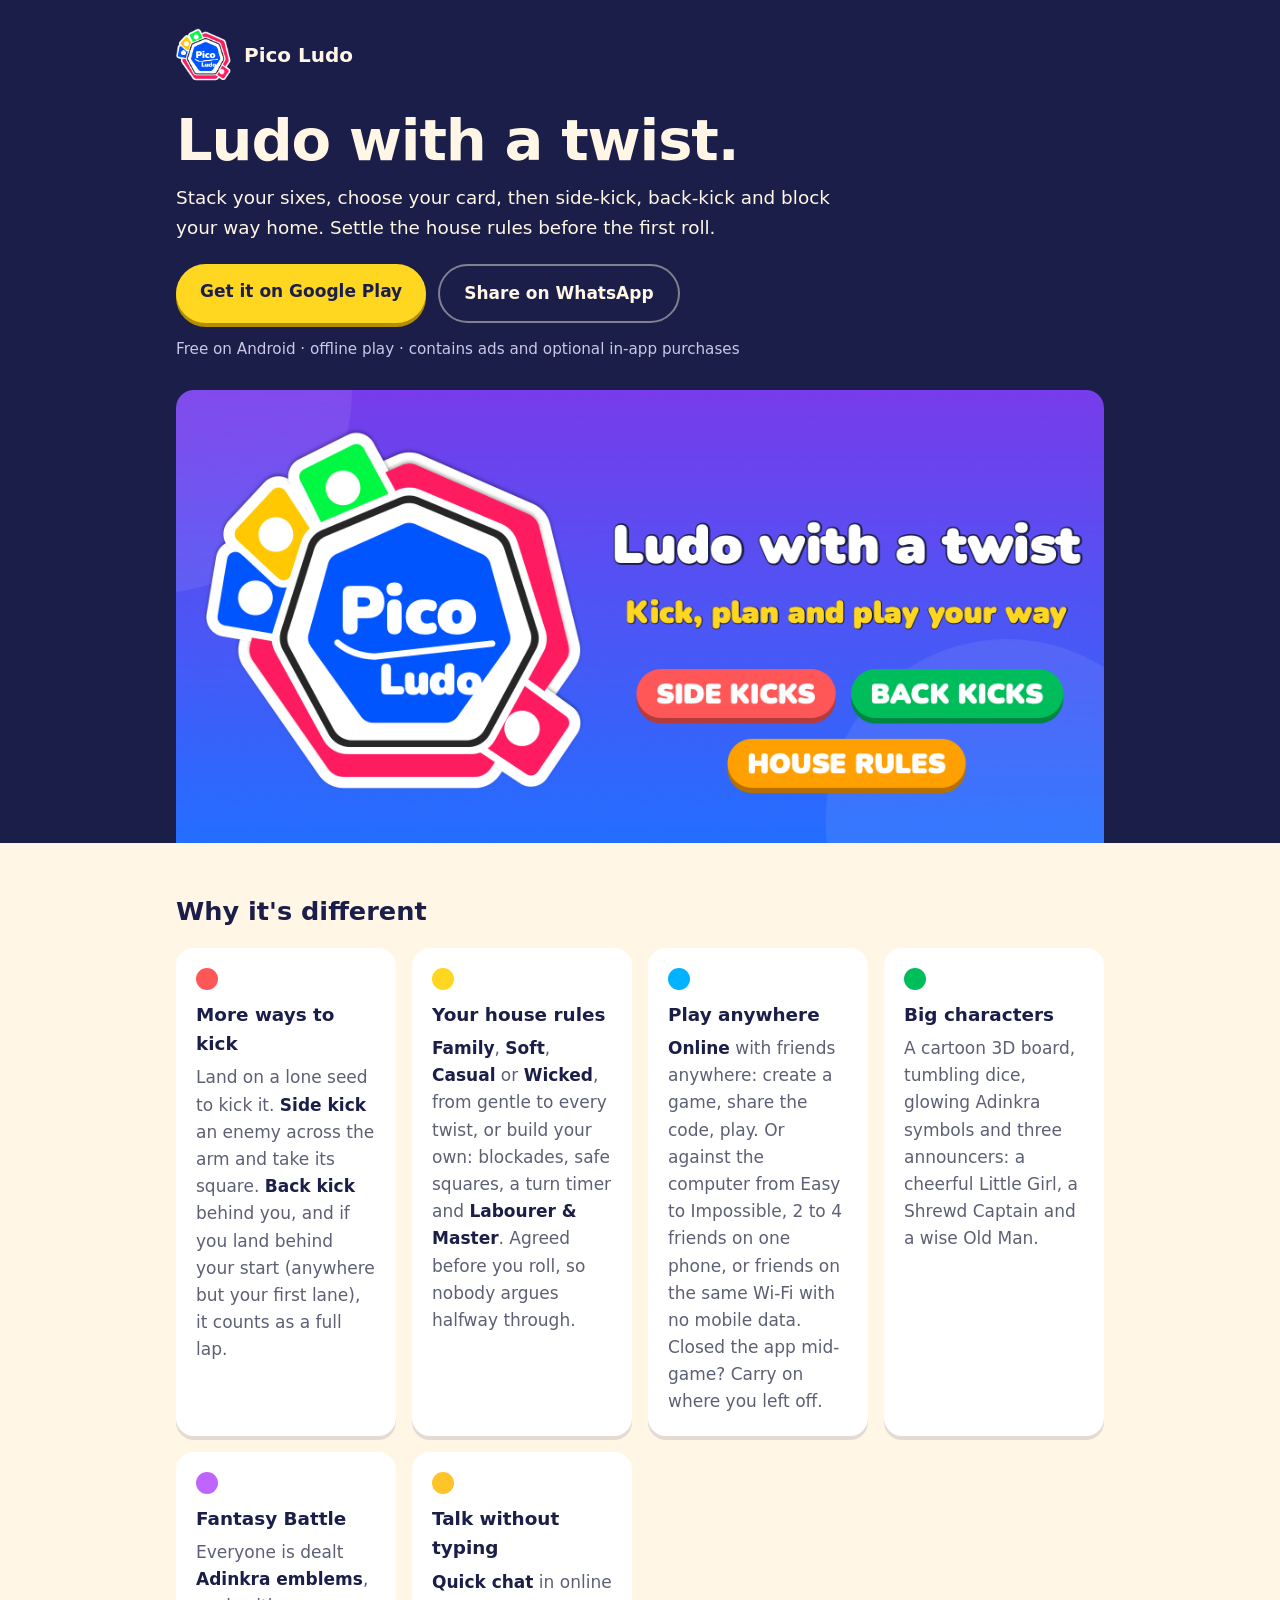
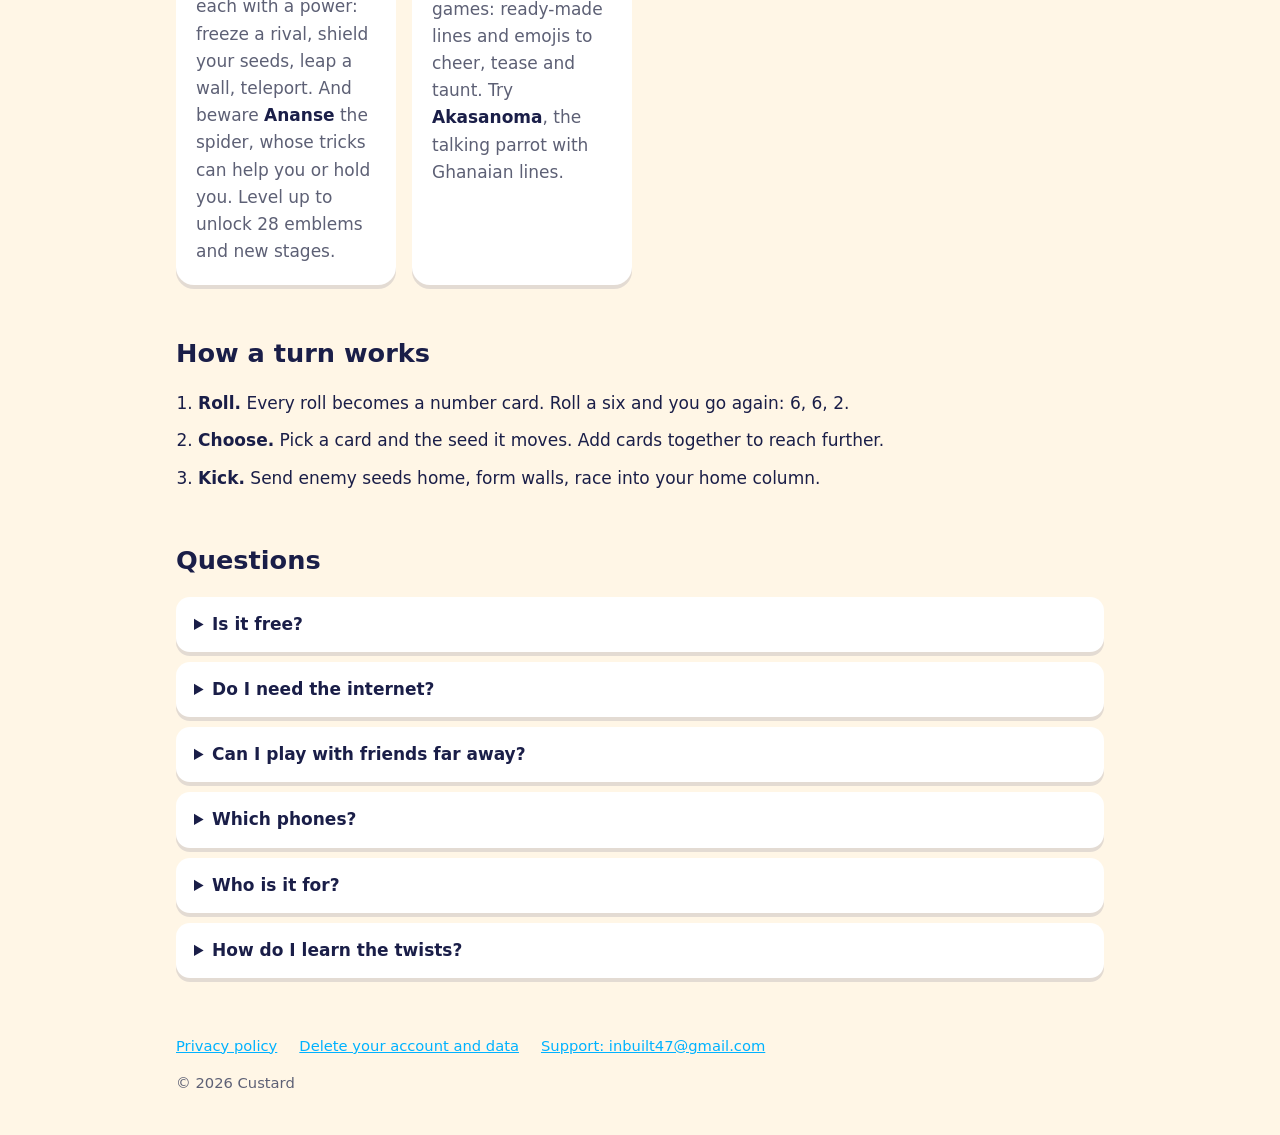
<file: index.html>
<!doctype html>
<!--
  data-phase switches the download buttons:
    "testing" → "Become a tester" (joins the pico-ludo Google Group, which is the closed-test
                tester list in Play Console) is the main button
    "live"    → "Get it on Google Play" is the main button
  Change it to "live" on launch day.
-->
<html lang="en" data-phase="live">
<head>
<meta charset="utf-8">
<meta name="viewport" content="width=device-width, initial-scale=1">
<title>Pico Ludo</title>
<meta name="description" content="Ludo with a twist: stack your sixes, choose your card, side-kick, back-kick and set the house rules. Battle with Adinkra powers. Play online with friends, offline, on one phone or on the same Wi-Fi. Free on Android.">
<meta name="theme-color" content="#1a1e48">
<meta property="og:type" content="website">
<meta property="og:title" content="Pico Ludo: Ludo with a twist">
<meta property="og:description" content="Side kicks, back kicks, house rules and Adinkra powers. Play online with friends, offline, on one phone, or on the same Wi-Fi. Free on Android.">
<meta property="og:image" content="https://proautotype.github.io/picoludo8/feature_graphic.png">
<meta property="og:image:width" content="1024">
<meta property="og:image:height" content="500">
<meta property="og:url" content="https://proautotype.github.io/picoludo8/">
<meta name="twitter:card" content="summary_large_image">
<link rel="icon" href="logo.png">
<link rel="stylesheet" href="landing.css">
</head>
<body>

<header class="hero">
  <div class="wrap">
    <div class="brand"><img src="logo.png" alt="" width="56" height="56"><span>Pico Ludo</span></div>
    <h1>Ludo with a twist.</h1>
    <p class="lede">Stack your sixes, choose your card, then side-kick, back-kick and block your way home. Settle the house rules before the first roll.</p>
    <div class="cta">
      <a class="btn primary when-testing" href="https://groups.google.com/g/pico-ludo">Become a tester</a>
      <a class="btn primary when-live" href="https://play.google.com/store/apps/details?id=com.custard.piludo&amp;referrer=utm_source%3Dlanding%26utm_campaign%3Dlaunch">Get it on Google Play</a>
      <a class="btn ghost" href="https://wa.me/?text=Try%20Pico%20Ludo%3A%20Ludo%20with%20side%20kicks%2C%20back%20kicks%20and%20house%20rules%20%F0%9F%8E%B2%20https%3A%2F%2Fproautotype.github.io%2Fpicoludo8%2F">Share on WhatsApp</a>
    </div>
    <p class="note when-testing">Coming soon to Google Play. Testers get it first: tap “Become a tester”, sign in with the Google account on your Android phone and press “Join group”. We'll send you the download link as soon as testing opens.</p>
    <p class="note when-live">Free on Android · offline play · contains ads and optional in-app purchases</p>
    <img class="banner" src="feature_graphic.png" alt="Pico Ludo board with dice and seeds" width="1024" height="500">
  </div>
</header>

<main class="wrap">
  <section aria-labelledby="twists">
    <h2 id="twists">Why it's different</h2>
    <div class="grid">
      <article class="card">
        <span class="dot red" aria-hidden="true"></span>
        <h3>More ways to kick</h3>
        <p>Land on a lone seed to kick it. <b>Side kick</b> an enemy across the arm and take its square. <b>Back kick</b> behind you, and if you land behind your start (anywhere but your first lane), it counts as a full lap.</p>
      </article>
      <article class="card">
        <span class="dot yellow" aria-hidden="true"></span>
        <h3>Your house rules</h3>
        <p><b>Family</b>, <b>Soft</b>, <b>Casual</b> or <b>Wicked</b>, from gentle to every twist, or build your own: blockades, safe squares, a turn timer and <b>Labourer &amp; Master</b>. Agreed before you roll, so nobody argues halfway through.</p>
      </article>
      <article class="card">
        <span class="dot blue" aria-hidden="true"></span>
        <h3>Play anywhere</h3>
        <p><b>Online</b> with friends anywhere: create a game, share the code, play. Or against the computer from Easy to Impossible, 2 to 4 friends on one phone, or friends on the same Wi-Fi with no mobile data. Closed the app mid-game? Carry on where you left off.</p>
      </article>
      <article class="card">
        <span class="dot green" aria-hidden="true"></span>
        <h3>Big characters</h3>
        <p>A cartoon 3D board, tumbling dice, glowing Adinkra symbols and three announcers: a cheerful Little Girl, a Shrewd Captain and a wise Old Man.</p>
      </article>
      <article class="card">
        <span class="dot purple" aria-hidden="true"></span>
        <h3>Fantasy Battle</h3>
        <p>Everyone is dealt <b>Adinkra emblems</b>, each with a power: freeze a rival, shield your seeds, leap a wall, teleport. And beware <b>Ananse</b> the spider, whose tricks can help you or hold you. Level up to unlock 28 emblems and new stages.</p>
      </article>
      <article class="card">
        <span class="dot gold" aria-hidden="true"></span>
        <h3>Talk without typing</h3>
        <p><b>Quick chat</b> in online games: ready-made lines and emojis to cheer, tease and taunt. Try <b>Akasanoma</b>, the talking parrot with Ghanaian lines.</p>
      </article>
    </div>
  </section>

  <section aria-labelledby="turn">
    <h2 id="turn">How a turn works</h2>
    <ol class="steps">
      <li><b>Roll.</b> Every roll becomes a number card. Roll a six and you go again: 6, 6, 2.</li>
      <li><b>Choose.</b> Pick a card and the seed it moves. Add cards together to reach further.</li>
      <li><b>Kick.</b> Send enemy seeds home, form walls, race into your home column.</li>
    </ol>
  </section>

  <section aria-labelledby="faq">
    <h2 id="faq">Questions</h2>
    <details><summary>Is it free?</summary><p>Yes. Pico Ludo is free to play and shows ads. Optional in-app purchases include coins, hints, Adinkra emblems, Fantasy Battle stages, chat packs, dice, board and seed styles, announcer voices and Remove Ads. Online games and Fantasy Battle cost coins to enter, and you earn coins by playing.</p></details>
    <details><summary>Do I need the internet?</summary><p>No. You can play the computer or friends on one phone completely offline. Wi-Fi play connects phones on the same network and doesn't use mobile data. Online games need an internet connection.</p></details>
    <details><summary>Can I play with friends far away?</summary><p>Yes. Tap Play Online, create a game and share its code (on WhatsApp, for example). Your friends type the code to join, and you play together wherever you are.</p></details>
    <details><summary>Which phones?</summary><p>Android 8.0 or newer. iPhone isn't available yet.</p></details>
    <details><summary>Who is it for?</summary><p>Players aged 13 and over.</p></details>
    <details><summary>How do I learn the twists?</summary><p>Tap “How to play” in the game for a short guided tutorial, and use hints during play: they recommend your best move and explain why.</p></details>
  </section>
</main>

<footer class="wrap foot">
  <nav>
    <a href="privacy.html">Privacy policy</a>
    <a href="delete-account.html">Delete your account and data</a>
    <a href="mailto:inbuilt47@gmail.com">Support: inbuilt47@gmail.com</a>
  </nav>
  <p>© 2026 Custard</p>
</footer>

</body>
</html>
</file>
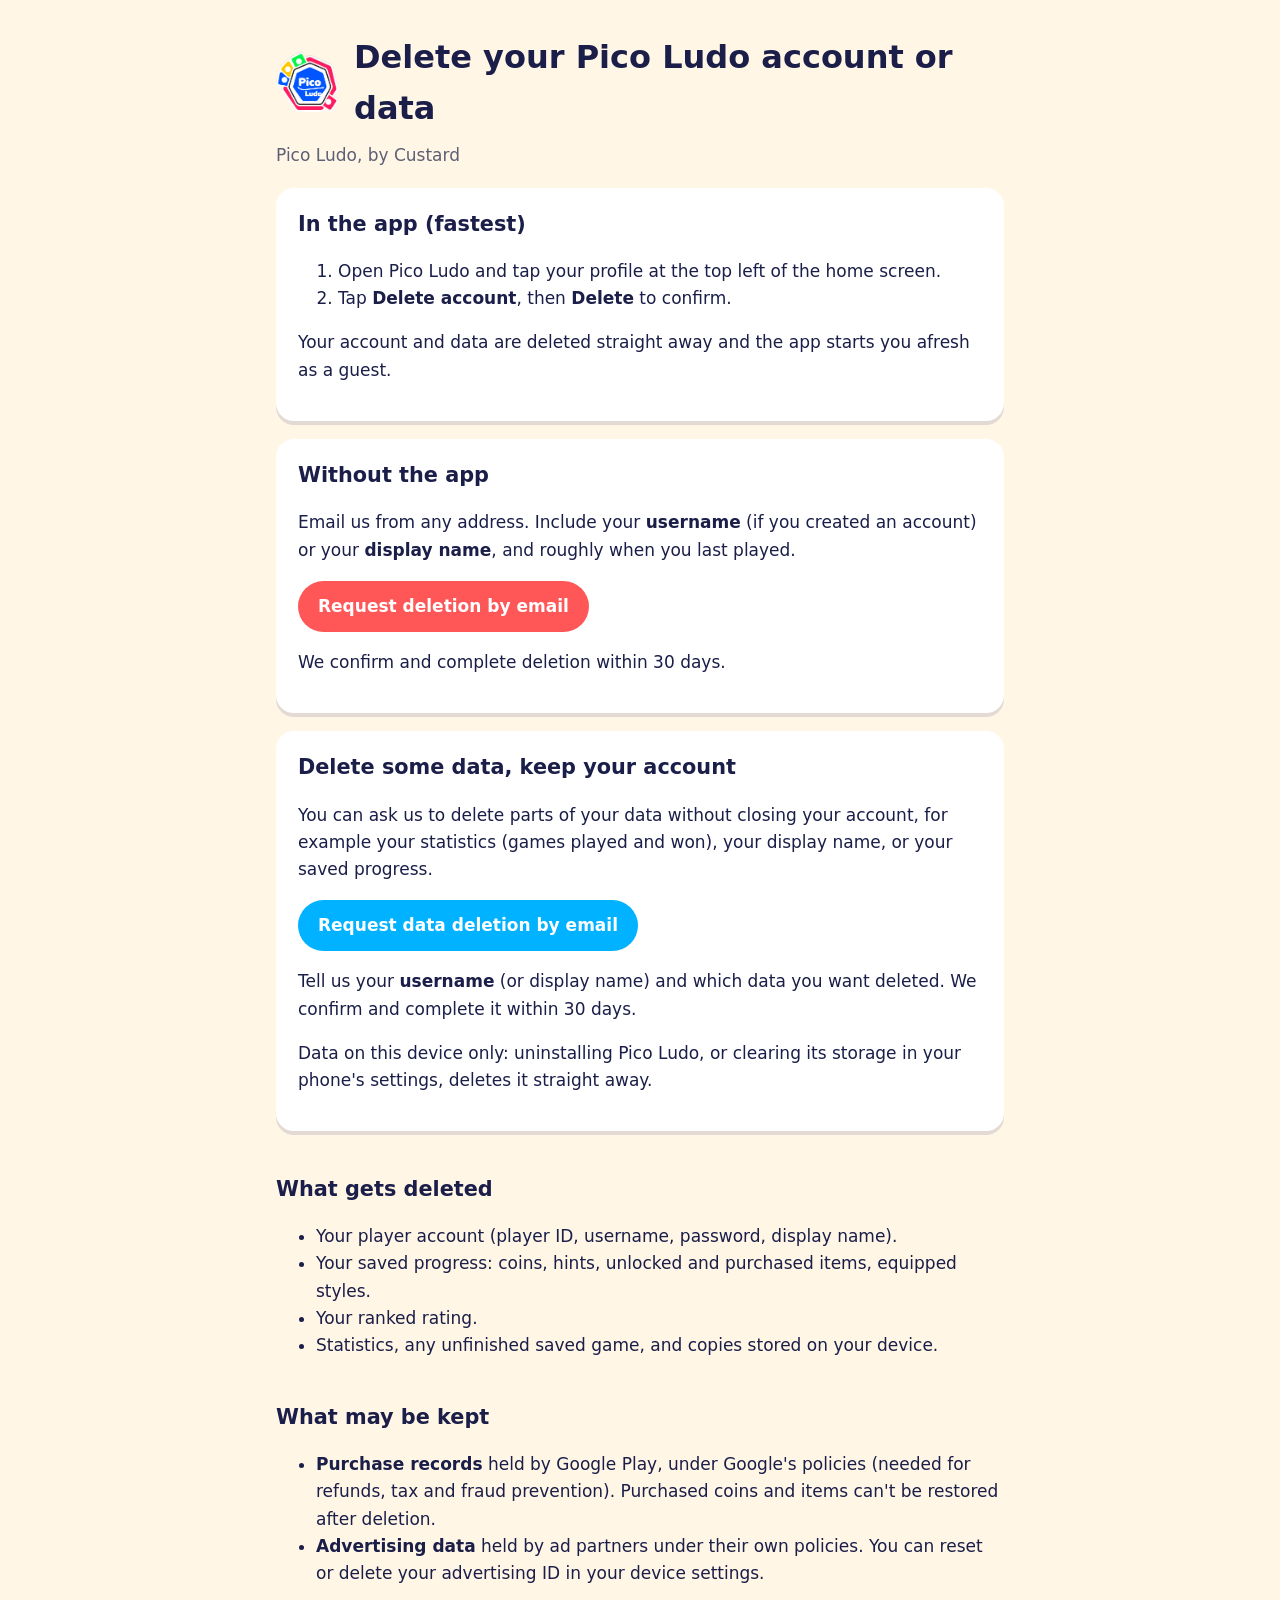
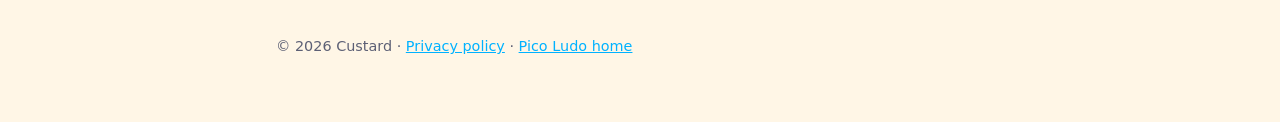
<file: delete-account.html>
<!doctype html>
<html lang="en">
<head>
<meta charset="utf-8">
<meta name="viewport" content="width=device-width, initial-scale=1">
<title>Delete your account or data</title>
<link rel="stylesheet" href="style.css">
</head>
<body>
<main>
  <header><img src="logo.png" alt="Pico Ludo logo"><h1>Delete your Pico Ludo account or data</h1></header>
  <p class="meta">Pico Ludo, by Custard</p>

  <div class="card">
    <h2 style="margin-top:0">In the app (fastest)</h2>
    <ol>
      <li>Open Pico Ludo and tap your profile at the top left of the home screen.</li>
      <li>Tap <b>Delete account</b>, then <b>Delete</b> to confirm.</li>
    </ol>
    <p>Your account and data are deleted straight away and the app starts you afresh as a guest.</p>
  </div>

  <div class="card">
    <h2 style="margin-top:0">Without the app</h2>
    <p>Email us from any address. Include your <b>username</b> (if you created an account) or your <b>display name</b>, and roughly when you last played.</p>
    <p><a class="button danger" href="mailto:inbuilt47@gmail.com?subject=Pico%20Ludo%20account%20deletion%20request">Request deletion by email</a></p>
    <p>We confirm and complete deletion within 30 days.</p>
  </div>

  <div class="card" id="data">
    <h2 style="margin-top:0">Delete some data, keep your account</h2>
    <p>You can ask us to delete parts of your data without closing your account, for example your statistics (games played and won), your display name, or your saved progress.</p>
    <p><a class="button" href="mailto:inbuilt47@gmail.com?subject=Pico%20Ludo%20data%20deletion%20request">Request data deletion by email</a></p>
    <p>Tell us your <b>username</b> (or display name) and which data you want deleted. We confirm and complete it within 30 days.</p>
    <p>Data on this device only: uninstalling Pico Ludo, or clearing its storage in your phone's settings, deletes it straight away.</p>
  </div>

  <h2>What gets deleted</h2>
  <ul>
    <li>Your player account (player ID, username, password, display name).</li>
    <li>Your saved progress: coins, hints, unlocked and purchased items, equipped styles.</li>
    <li>Your ranked rating.</li>
    <li>Statistics, any unfinished saved game, and copies stored on your device.</li>
  </ul>

  <h2>What may be kept</h2>
  <ul>
    <li><b>Purchase records</b> held by Google Play, under Google's policies (needed for refunds, tax and fraud prevention). Purchased coins and items can't be restored after deletion.</li>
    <li><b>Advertising data</b> held by ad partners under their own policies. You can reset or delete your advertising ID in your device settings.</li>
  </ul>

  <footer>© 2026 Custard · <a href="privacy.html">Privacy policy</a> · <a href="index.html">Pico Ludo home</a></footer>
</main>
</body>
</html>
</file>
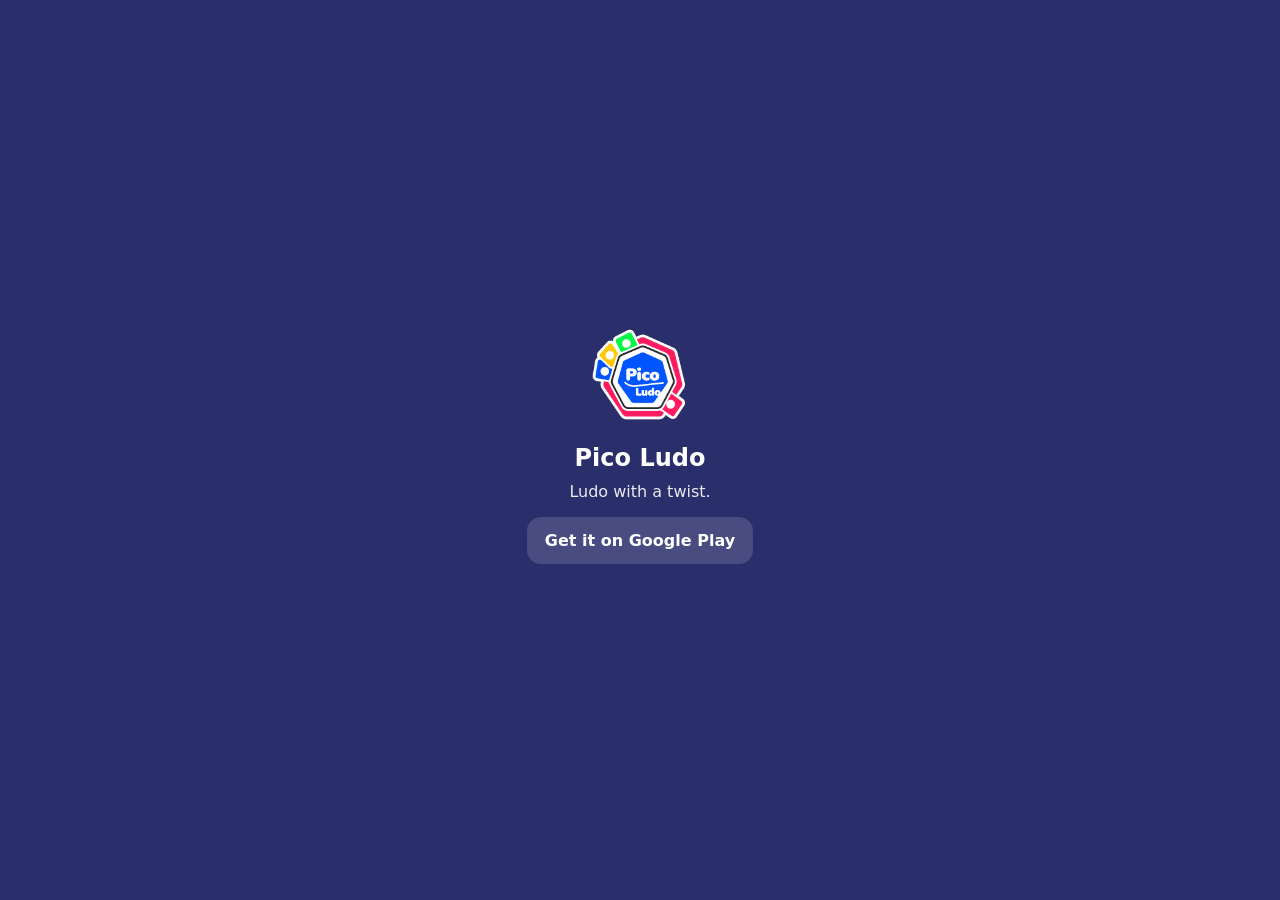
<file: link.html>
<!DOCTYPE html>
<html lang="en">
<head>
<meta charset="utf-8">
<meta name="viewport" content="width=device-width, initial-scale=1">
<title>Pico Ludo</title>
<meta name="robots" content="noindex">
<!--
  Where Pico Ludo's QR codes point (the app's QrCodes):
    link.html?f=Kofi%231234   add a friend by their tag
    link.html?g=ABC123        join a game with friends by its code
  On Android it opens the game (picoludo://friend?tag=… or picoludo://join?code=…), or the Play Store
  listing when the game isn't installed. Elsewhere it shows the tag or code and the store link.
-->
<style>
  :root { color-scheme: light dark; }
  body { margin: 0; min-height: 100vh; display: flex; align-items: center; justify-content: center;
         font-family: system-ui, -apple-system, "Segoe UI", Roboto, sans-serif; background: #2a2f6b; color: #fff; }
  main { max-width: 360px; padding: 32px 24px; text-align: center; }
  img { width: 96px; height: 96px; border-radius: 22px; }
  h1 { font-size: 24px; margin: 16px 0 8px; }
  p { margin: 8px 0; line-height: 1.45; opacity: 0.9; }
  .value { font-size: 28px; font-weight: 800; letter-spacing: 2px; margin: 14px 0; color: #ffd620; }
  a.button { display: block; margin-top: 14px; padding: 14px 18px; border-radius: 14px; font-weight: 700;
             text-decoration: none; background: #ffd620; color: #1c1f4a; }
  a.button.secondary { background: rgba(255, 255, 255, 0.14); color: #fff; }
</style>
</head>
<body>
<main>
  <img src="logo.png" alt="Pico Ludo">
  <h1 id="title">Pico Ludo</h1>
  <p id="lead">Ludo with a twist.</p>
  <div id="value" class="value"></div>
  <a id="open" class="button" href="#">Open Pico Ludo</a>
  <a id="store" class="button secondary" href="https://play.google.com/store/apps/details?id=com.custard.piludo">Get it on Google Play</a>
  <p id="note"></p>
</main>
<script>
  (function () {
    var params = new URLSearchParams(location.search);
    var tag = params.get("f"), code = params.get("g");
    var store = "https://play.google.com/store/apps/details?id=com.custard.piludo";
    var path = "", title = "Pico Ludo", lead = "Ludo with a twist.", value = "";
    if (tag) { path = "friend?tag=" + encodeURIComponent(tag); title = "Add a friend"; lead = "Be friends on Pico Ludo with"; value = tag; }
    else if (code) { path = "join?code=" + encodeURIComponent(code.toUpperCase()); title = "Join the game"; lead = "Play Pico Ludo together. Game code:"; value = code.toUpperCase(); }
    document.getElementById("title").textContent = title;
    document.getElementById("lead").textContent = lead;
    document.getElementById("value").textContent = value;
    var open = document.getElementById("open");
    var android = /Android/i.test(navigator.userAgent);
    if (!path) { open.style.display = "none"; return; }
    if (android) {
      // Opens the game if it's installed, else the Play Store (then scan again once it's installed).
      var intent = "intent://" + path + "#Intent;scheme=picoludo;package=com.custard.piludo;S.browser_fallback_url=" + encodeURIComponent(store) + ";end";
      open.href = intent;
      location.href = intent;
    } else {
      open.href = "picoludo://" + path;
      document.getElementById("note").textContent = "Pico Ludo is on Android. Open this on your Android phone, or type the " + (tag ? "tag" : "code") + " in the game.";
    }
  })();
</script>
</body>
</html>
</file>
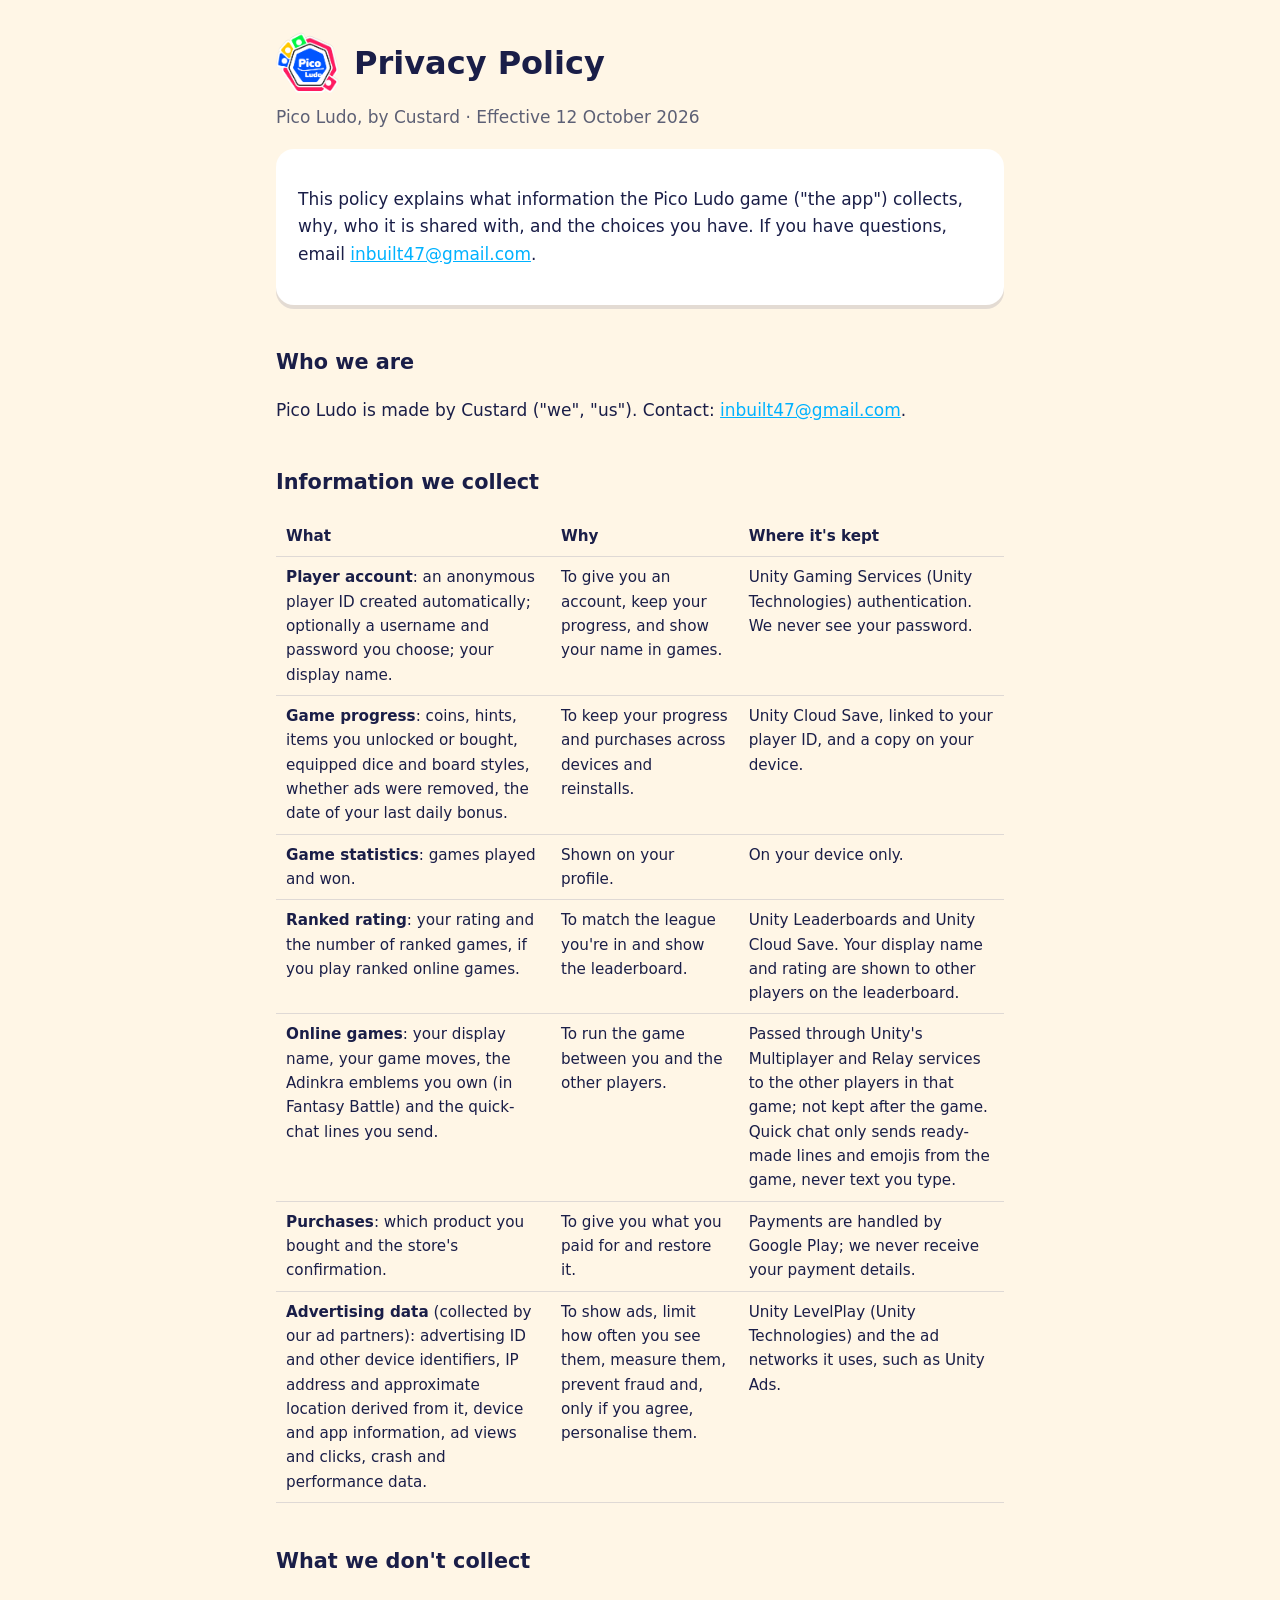
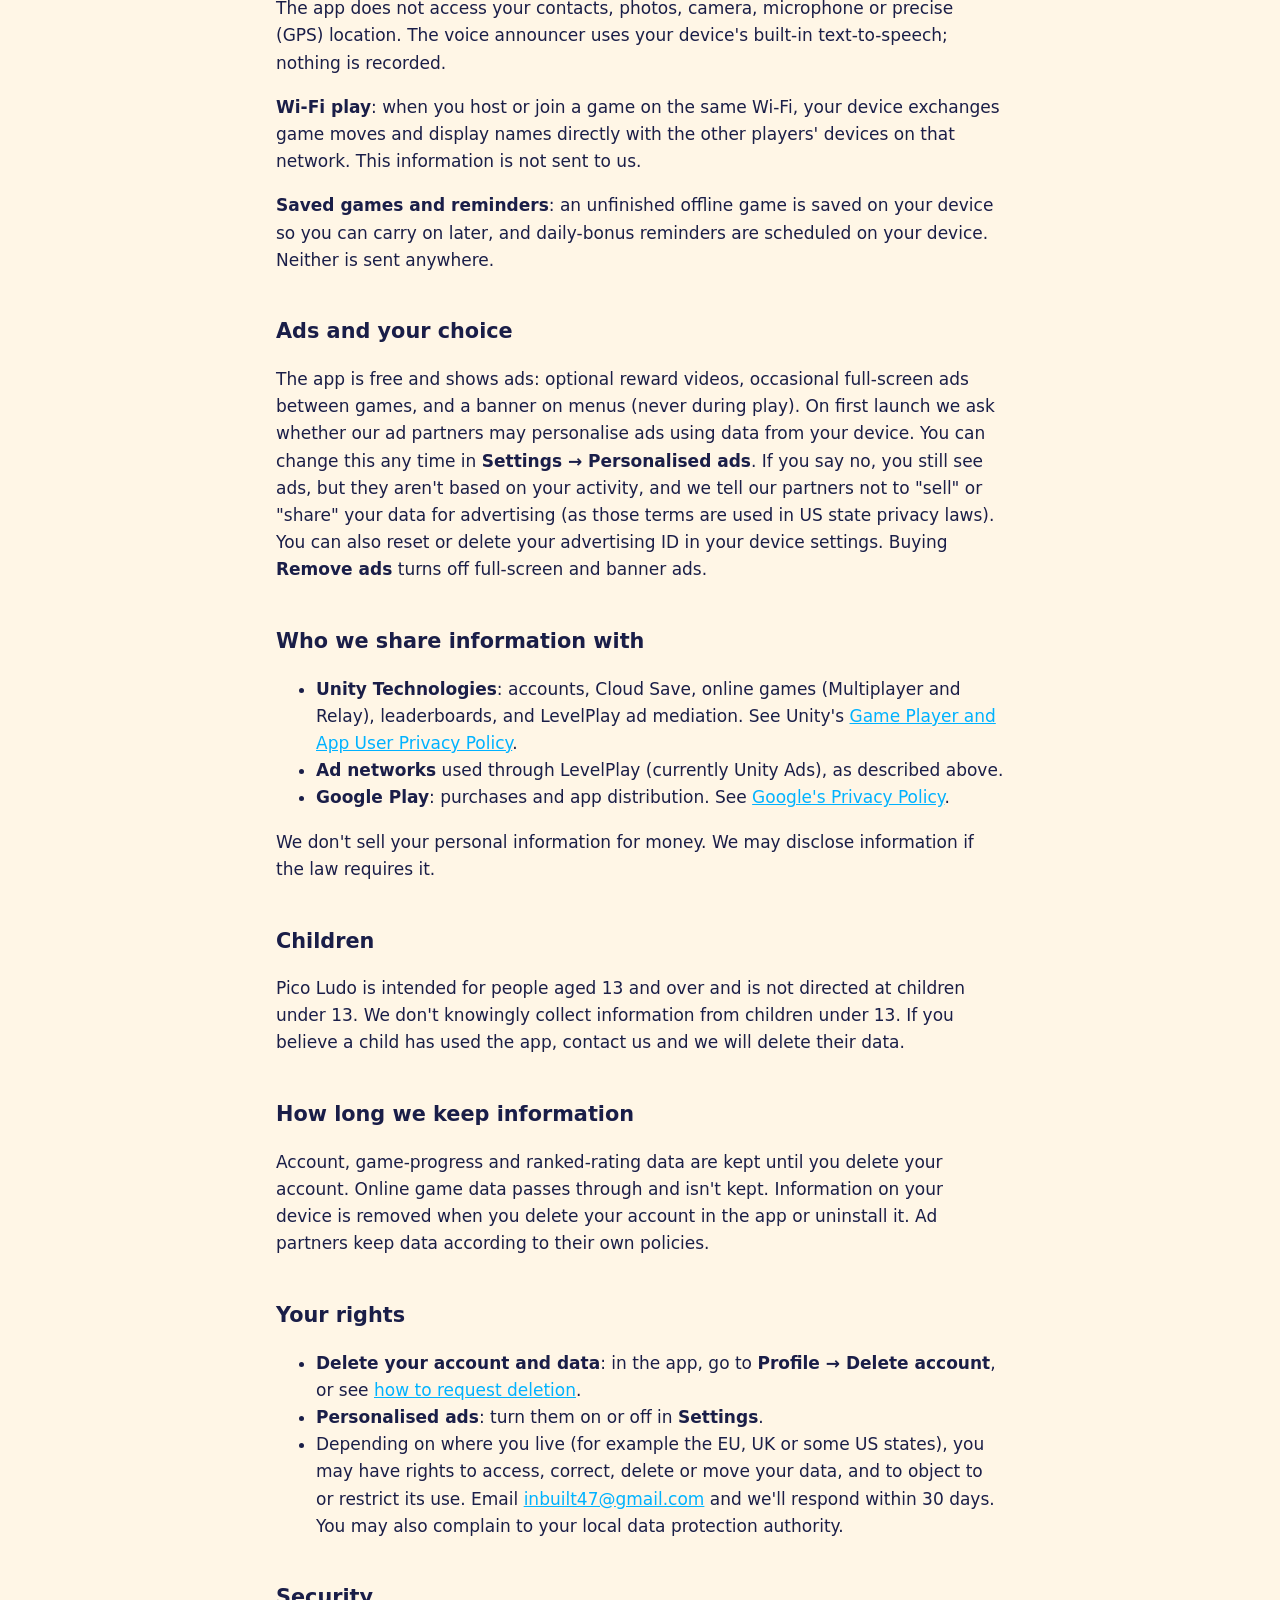
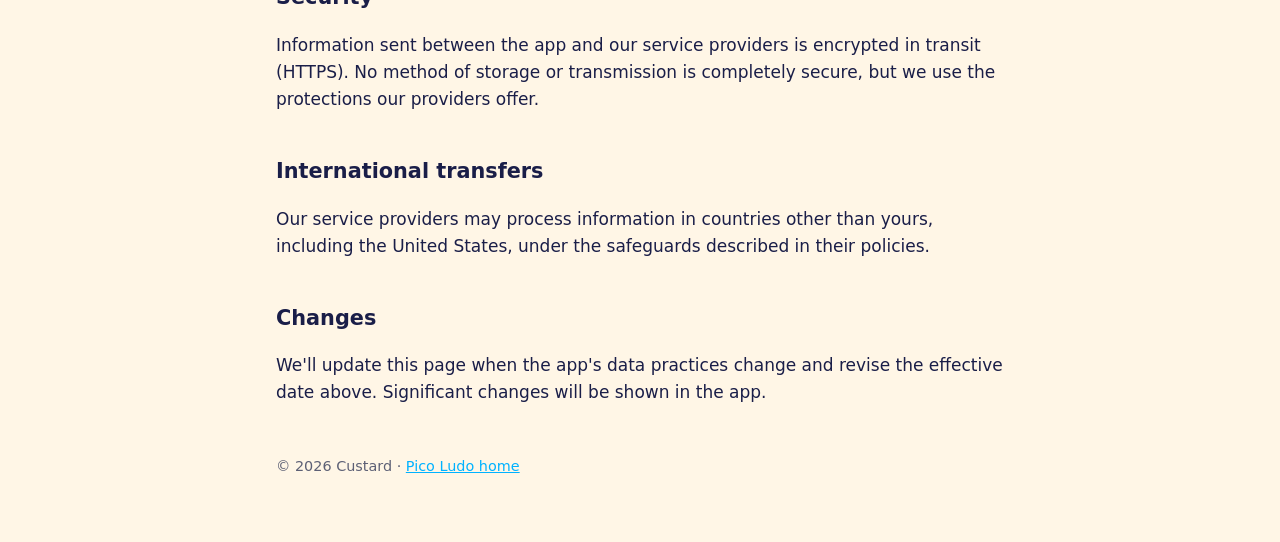
<file: privacy.html>
<!doctype html>
<html lang="en">
<head>
<meta charset="utf-8">
<meta name="viewport" content="width=device-width, initial-scale=1">
<title>Privacy Policy</title>
<link rel="stylesheet" href="style.css">
</head>
<body>
<main>
  <header><img src="logo.png" alt="Pico Ludo logo"><h1>Privacy Policy</h1></header>
  <p class="meta">Pico Ludo, by Custard · Effective 12 October 2026</p>

  <div class="card">
    <p>This policy explains what information the Pico Ludo game ("the app") collects, why, who it is shared with, and the choices you have. If you have questions, email <a href="mailto:inbuilt47@gmail.com">inbuilt47@gmail.com</a>.</p>
  </div>

  <h2>Who we are</h2>
  <p>Pico Ludo is made by Custard ("we", "us"). Contact: <a href="mailto:inbuilt47@gmail.com">inbuilt47@gmail.com</a>.</p>

  <h2>Information we collect</h2>
  <table>
    <tr><th>What</th><th>Why</th><th>Where it's kept</th></tr>
    <tr><td><b>Player account</b>: an anonymous player ID created automatically; optionally a username and password you choose; your display name.</td><td>To give you an account, keep your progress, and show your name in games.</td><td>Unity Gaming Services (Unity Technologies) authentication. We never see your password.</td></tr>
    <tr><td><b>Game progress</b>: coins, hints, items you unlocked or bought, equipped dice and board styles, whether ads were removed, the date of your last daily bonus.</td><td>To keep your progress and purchases across devices and reinstalls.</td><td>Unity Cloud Save, linked to your player ID, and a copy on your device.</td></tr>
    <tr><td><b>Game statistics</b>: games played and won.</td><td>Shown on your profile.</td><td>On your device only.</td></tr>
    <tr><td><b>Ranked rating</b>: your rating and the number of ranked games, if you play ranked online games.</td><td>To match the league you're in and show the leaderboard.</td><td>Unity Leaderboards and Unity Cloud Save. Your display name and rating are shown to other players on the leaderboard.</td></tr>
    <tr><td><b>Online games</b>: your display name, your game moves, the Adinkra emblems you own (in Fantasy Battle) and the quick-chat lines you send.</td><td>To run the game between you and the other players.</td><td>Passed through Unity's Multiplayer and Relay services to the other players in that game; not kept after the game. Quick chat only sends ready-made lines and emojis from the game, never text you type.</td></tr>
    <tr><td><b>Purchases</b>: which product you bought and the store's confirmation.</td><td>To give you what you paid for and restore it.</td><td>Payments are handled by Google Play; we never receive your payment details.</td></tr>
    <tr><td><b>Advertising data</b> (collected by our ad partners): advertising ID and other device identifiers, IP address and approximate location derived from it, device and app information, ad views and clicks, crash and performance data.</td><td>To show ads, limit how often you see them, measure them, prevent fraud and, only if you agree, personalise them.</td><td>Unity LevelPlay (Unity Technologies) and the ad networks it uses, such as Unity Ads.</td></tr>
  </table>

  <h2>What we don't collect</h2>
  <p>The app does not access your contacts, photos, camera, microphone or precise (GPS) location. The voice announcer uses your device's built-in text-to-speech; nothing is recorded.</p>
  <p><b>Wi-Fi play</b>: when you host or join a game on the same Wi-Fi, your device exchanges game moves and display names directly with the other players' devices on that network. This information is not sent to us.</p>
  <p><b>Saved games and reminders</b>: an unfinished offline game is saved on your device so you can carry on later, and daily-bonus reminders are scheduled on your device. Neither is sent anywhere.</p>

  <h2>Ads and your choice</h2>
  <p>The app is free and shows ads: optional reward videos, occasional full-screen ads between games, and a banner on menus (never during play). On first launch we ask whether our ad partners may personalise ads using data from your device. You can change this any time in <b>Settings → Personalised ads</b>. If you say no, you still see ads, but they aren't based on your activity, and we tell our partners not to "sell" or "share" your data for advertising (as those terms are used in US state privacy laws). You can also reset or delete your advertising ID in your device settings. Buying <b>Remove ads</b> turns off full-screen and banner ads.</p>

  <h2>Who we share information with</h2>
  <ul>
    <li><b>Unity Technologies</b>: accounts, Cloud Save, online games (Multiplayer and Relay), leaderboards, and LevelPlay ad mediation. See Unity's <a href="https://unity.com/legal/game-player-and-app-user-privacy-policy">Game Player and App User Privacy Policy</a>.</li>
    <li><b>Ad networks</b> used through LevelPlay (currently Unity Ads), as described above.</li>
    <li><b>Google Play</b>: purchases and app distribution. See <a href="https://policies.google.com/privacy">Google's Privacy Policy</a>.</li>
  </ul>
  <p>We don't sell your personal information for money. We may disclose information if the law requires it.</p>

  <h2>Children</h2>
  <p>Pico Ludo is intended for people aged 13 and over and is not directed at children under 13. We don't knowingly collect information from children under 13. If you believe a child has used the app, contact us and we will delete their data.</p>

  <h2>How long we keep information</h2>
  <p>Account, game-progress and ranked-rating data are kept until you delete your account. Online game data passes through and isn't kept. Information on your device is removed when you delete your account in the app or uninstall it. Ad partners keep data according to their own policies.</p>

  <h2>Your rights</h2>
  <ul>
    <li><b>Delete your account and data</b>: in the app, go to <b>Profile → Delete account</b>, or see <a href="delete-account.html">how to request deletion</a>.</li>
    <li><b>Personalised ads</b>: turn them on or off in <b>Settings</b>.</li>
    <li>Depending on where you live (for example the EU, UK or some US states), you may have rights to access, correct, delete or move your data, and to object to or restrict its use. Email <a href="mailto:inbuilt47@gmail.com">inbuilt47@gmail.com</a> and we'll respond within 30 days. You may also complain to your local data protection authority.</li>
  </ul>

  <h2>Security</h2>
  <p>Information sent between the app and our service providers is encrypted in transit (HTTPS). No method of storage or transmission is completely secure, but we use the protections our providers offer.</p>

  <h2>International transfers</h2>
  <p>Our service providers may process information in countries other than yours, including the United States, under the safeguards described in their policies.</p>

  <h2>Changes</h2>
  <p>We'll update this page when the app's data practices change and revise the effective date above. Significant changes will be shown in the app.</p>

  <footer>© 2026 Custard · <a href="index.html">Pico Ludo home</a></footer>
</main>
</body>
</html>
</file>
<file: landing.css>
/* Pico Ludo landing page. Policy pages use style.css. */
:root {
  --ink: #1a1e48; --text: #1a1e48; --muted: #5d6075; --bg: #fff6e6; --card: #ffffff;
  --hero: #1a1e48; --hero-text: #fff6e6; --hero-muted: #c9c8e6;
  --red: #ff5757; --yellow: #ffd620; --blue: #00b2ff; --green: #00bd5c;
  --shadow: 0 4px 0 rgba(26, 30, 72, .12);
}
@media (prefers-color-scheme: dark) {
  :root:not([data-theme="light"]) {
    --text: #f3f1ff; --muted: #b6b8cf; --bg: #14162e; --card: #1f2245;
    --hero: #0d0f24; --shadow: 0 4px 0 rgba(0, 0, 0, .35);
  }
}
:root[data-theme="dark"] {
  --text: #f3f1ff; --muted: #b6b8cf; --bg: #14162e; --card: #1f2245;
  --hero: #0d0f24; --shadow: 0 4px 0 rgba(0, 0, 0, .35);
}

* { box-sizing: border-box; }
html { -webkit-text-size-adjust: 100%; }
body { margin: 0; background: var(--bg); color: var(--text); font: 17px/1.6 system-ui, -apple-system, "Segoe UI", Roboto, sans-serif; overflow-x: hidden; }
img { max-width: 100%; height: auto; }
a { color: var(--blue); }
.wrap { max-width: 960px; margin: 0 auto; padding: 0 16px; }

/* Phase switch (see the comment at the top of index.html) */
[data-phase="testing"] .when-live, [data-phase="live"] .when-testing { display: none; }

.hero { background: var(--hero); color: var(--hero-text); padding: 28px 0 0; overflow: hidden; }
.brand { display: flex; align-items: center; gap: 12px; font-weight: 800; font-size: 1.25rem; }
.brand img { border-radius: 14px; }
.hero h1 { font-size: clamp(2.2rem, 7vw, 3.6rem); line-height: 1.05; margin: 28px 0 12px; letter-spacing: -.02em; }
.lede { font-size: 1.15rem; max-width: 36em; margin: 0 0 22px; color: var(--hero-text); }
.cta { display: flex; flex-wrap: wrap; gap: 12px; }
.btn { display: inline-block; padding: 14px 24px; border-radius: 999px; font-weight: 800; text-decoration: none; text-align: center; }
.btn.primary { background: var(--yellow); color: #1a1e48; box-shadow: 0 4px 0 #b38f00; }
.btn.ghost { color: var(--hero-text); border: 2px solid rgba(255, 246, 230, .45); }
.btn:active { transform: translateY(2px); }
.note { color: var(--hero-muted); font-size: .95rem; margin: 14px 0 0; max-width: 40em; }
.banner { display: block; margin: 28px auto 0; border-radius: 18px 18px 0 0; }

h2 { font-size: 1.6rem; margin: 48px 0 16px; }
.grid { display: grid; gap: 16px; grid-template-columns: repeat(auto-fit, minmax(min(100%, 210px), 1fr)); }
.card { background: var(--card); border-radius: 18px; padding: 20px; box-shadow: var(--shadow); }
.card h3 { margin: 10px 0 6px; font-size: 1.15rem; }
.card p { margin: 0; color: var(--muted); }
.card b { color: var(--text); }
.dot { display: block; width: 22px; height: 22px; border-radius: 50%; }
.dot.red { background: var(--red); } .dot.yellow { background: var(--yellow); }
.dot.blue { background: var(--blue); } .dot.green { background: var(--green); }
.dot.purple { background: #BE64FF; } .dot.gold { background: #FFC428; }

.steps { padding-left: 1.3em; margin: 0; }
.steps li { margin: 0 0 10px; }

details { background: var(--card); border-radius: 14px; padding: 14px 18px; margin: 0 0 10px; box-shadow: var(--shadow); }
summary { cursor: pointer; font-weight: 700; }
details p { margin: 8px 0 0; color: var(--muted); }

.foot { margin-top: 56px; padding-bottom: 40px; color: var(--muted); font-size: .92rem; }
.foot nav { display: flex; flex-wrap: wrap; gap: 8px 22px; }
.foot p { margin: 14px 0 0; }
</file>
<file: style.css>
:root { --ink: #1a1e48; --cream: #fff6e6; --muted: #5d6075; --blue: #00b2ff; --red: #ff5757; --card: #ffffff; }
@media (prefers-color-scheme: dark) {
  :root:not([data-theme="light"]) { --ink: #f3f1ff; --cream: #14162e; --muted: #b6b8cf; --card: #1f2245; }
}
* { box-sizing: border-box; }
body { margin: 0; background: var(--cream); color: var(--ink); font: 17px/1.6 system-ui, -apple-system, "Segoe UI", Roboto, sans-serif; }
main { max-width: 760px; margin: 0 auto; padding: 32px 16px 64px; }
header { display: flex; align-items: center; gap: 14px; margin-bottom: 8px; }
header img { width: 64px; height: 64px; border-radius: 16px; }
h1 { font-size: 2rem; margin: 0; }
h2 { margin-top: 2em; font-size: 1.3rem; }
.meta { color: var(--muted); margin-top: 0; }
.card { background: var(--card); border-radius: 18px; padding: 20px 22px; margin: 18px 0; box-shadow: 0 4px 0 rgba(26,30,72,.12); }
a { color: var(--blue); }
table { width: 100%; border-collapse: collapse; margin: 12px 0; font-size: .95rem; }
th, td { text-align: left; padding: 8px 10px; border-bottom: 1px solid rgba(127,127,160,.25); vertical-align: top; }
.button { display: inline-block; background: var(--blue); color: #fff; padding: 12px 20px; border-radius: 999px; text-decoration: none; font-weight: 700; }
.danger { background: var(--red); }
footer { margin-top: 48px; color: var(--muted); font-size: .9rem; }
</file>
